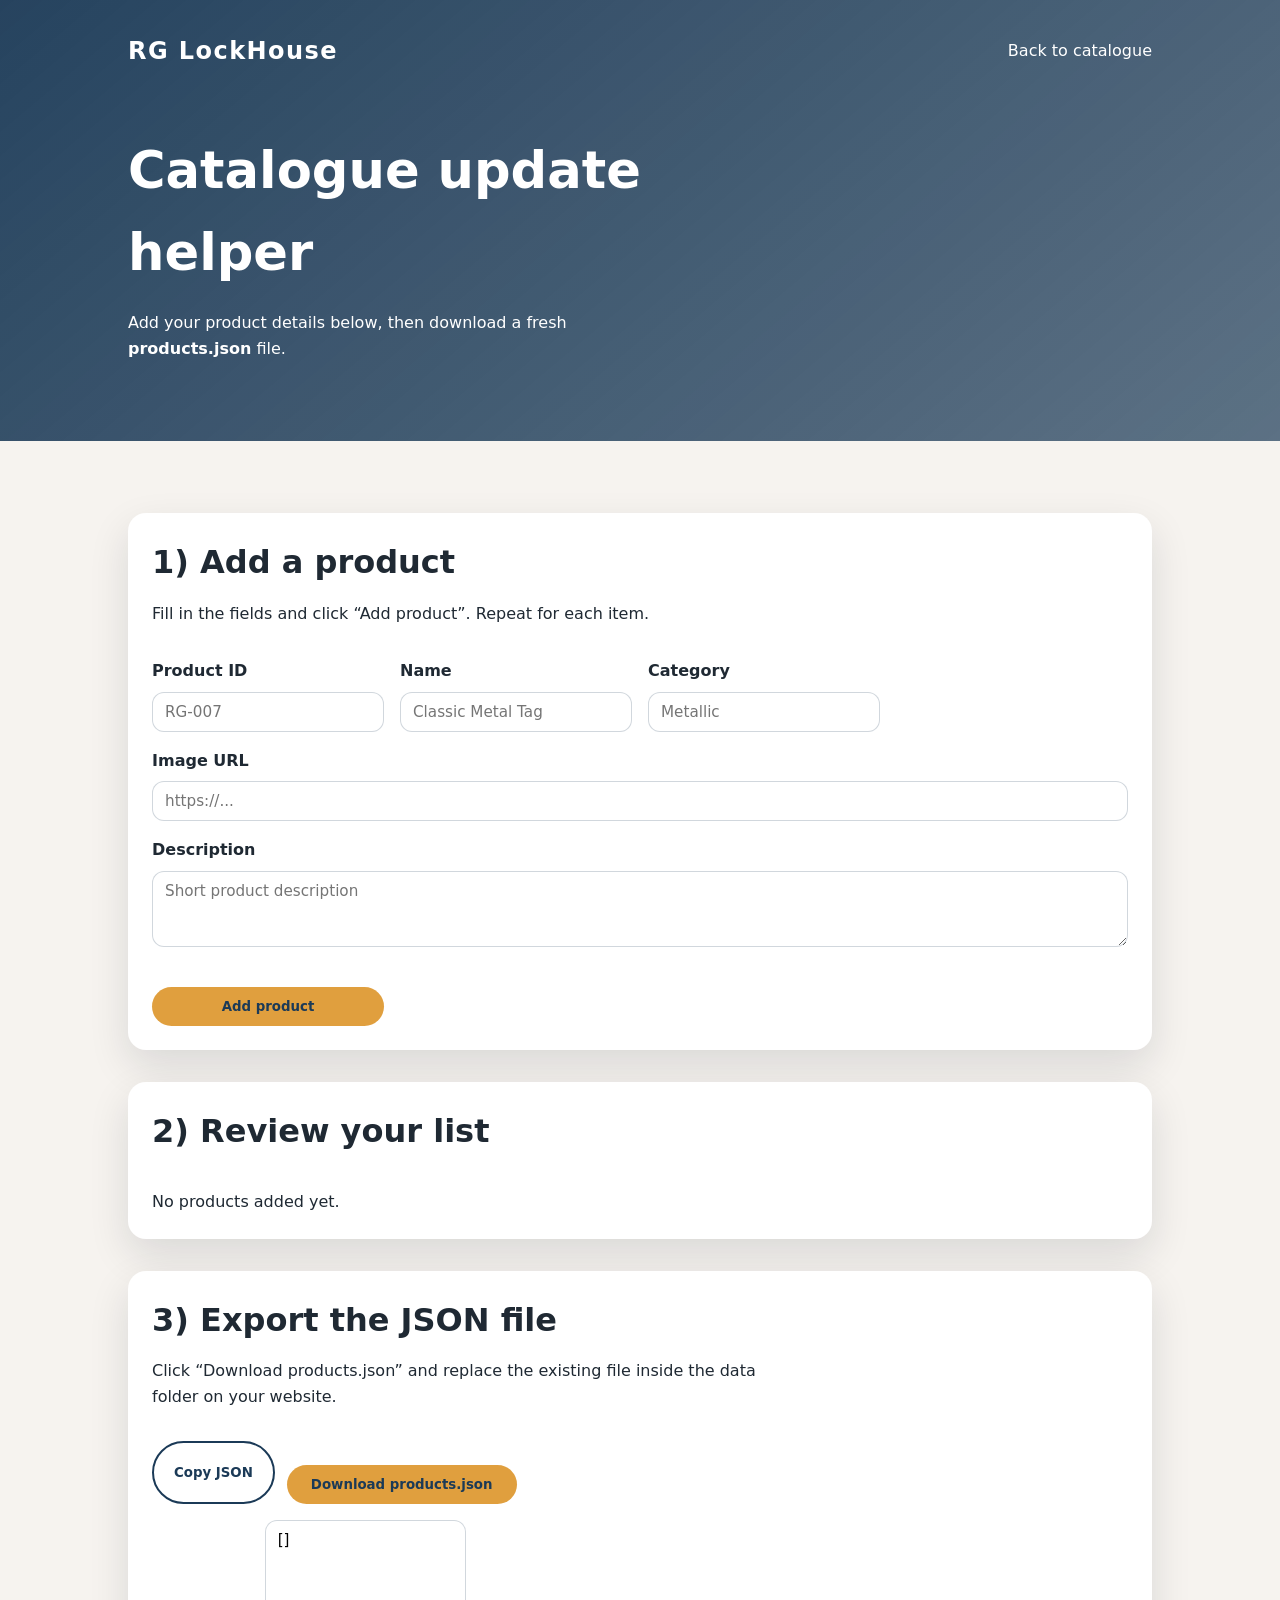
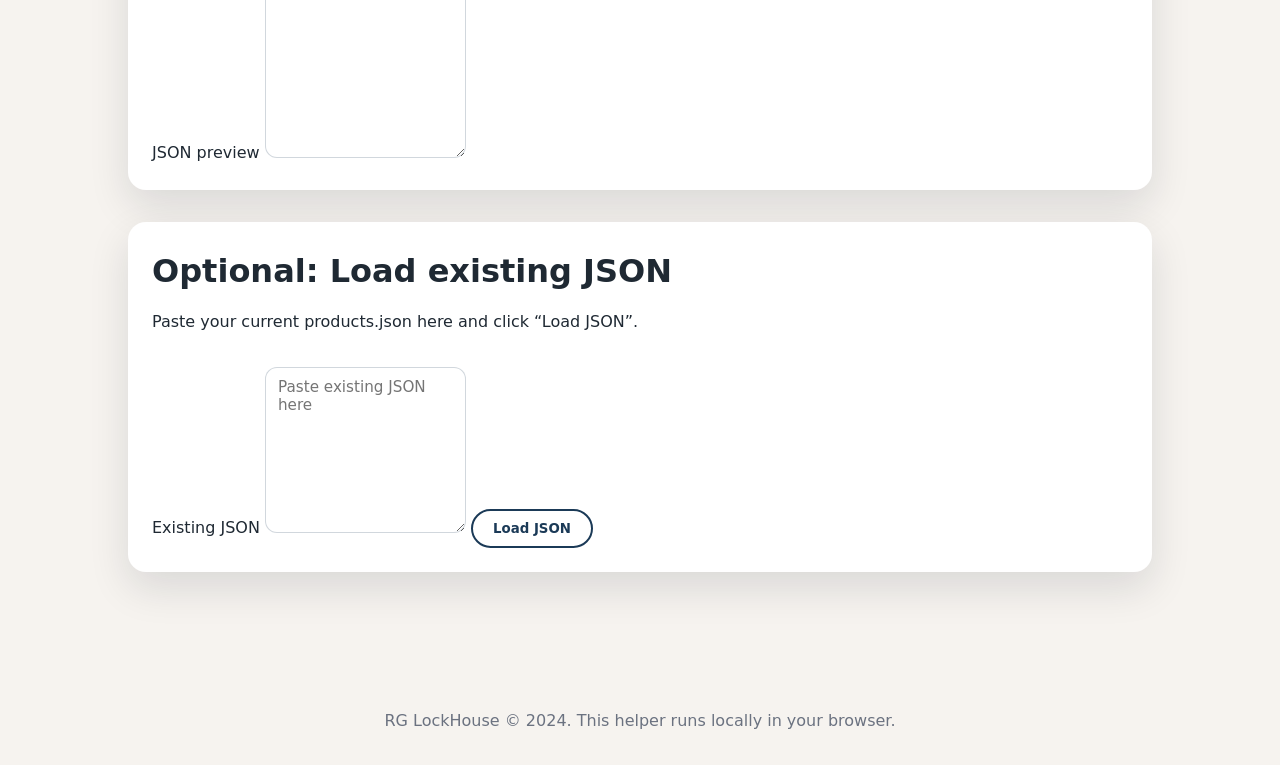
<file: update.html>
<!DOCTYPE html>
<html lang="en">
  <head>
    <meta charset="UTF-8" />
    <meta name="viewport" content="width=device-width, initial-scale=1.0" />
    <title>RG LockHouse | Catalogue Update Helper</title>
    <link rel="stylesheet" href="styles.css" />
  </head>
  <body>
    <header class="hero hero-small">
      <nav class="nav">
        <div class="brand">RG LockHouse</div>
        <div class="nav-links">
          <a href="index.html">Back to catalogue</a>
        </div>
      </nav>
      <div class="hero-content">
        <h1>Catalogue update helper</h1>
        <p>
          Add your product details below, then download a fresh
          <strong>products.json</strong> file.
        </p>
      </div>
    </header>

    <main class="section">
      <section class="admin-panel">
        <div class="section-header">
          <h2>1) Add a product</h2>
          <p>Fill in the fields and click “Add product”. Repeat for each item.</p>
        </div>
        <form id="product-form" class="form-grid">
          <label>
            Product ID
            <input type="text" name="id" placeholder="RG-007" required />
          </label>
          <label>
            Name
            <input type="text" name="name" placeholder="Classic Metal Tag" required />
          </label>
          <label>
            Category
            <input type="text" name="category" placeholder="Metallic" required />
          </label>
          <label class="full-width">
            Image URL
            <input
              type="url"
              name="image"
              placeholder="https://..."
              required
            />
          </label>
          <label class="full-width">
            Description
            <textarea name="description" rows="3" placeholder="Short product description" required></textarea>
          </label>
          <button class="primary-button" type="submit">Add product</button>
        </form>
      </section>

      <section class="admin-panel">
        <div class="section-header">
          <h2>2) Review your list</h2>
        </div>
        <div id="product-list" class="product-list"></div>
      </section>

      <section class="admin-panel">
        <div class="section-header">
          <h2>3) Export the JSON file</h2>
          <p>
            Click “Download products.json” and replace the existing file inside the
            <code>data</code> folder on your website.
          </p>
        </div>
        <div class="button-row">
          <button id="copy-json" class="secondary-button" type="button">Copy JSON</button>
          <button id="download-json" class="primary-button" type="button">
            Download products.json
          </button>
        </div>
        <label class="full-width">
          JSON preview
          <textarea id="json-output" rows="12" readonly></textarea>
        </label>
      </section>

      <section class="admin-panel">
        <div class="section-header">
          <h2>Optional: Load existing JSON</h2>
          <p>Paste your current products.json here and click “Load JSON”.</p>
        </div>
        <label class="full-width">
          Existing JSON
          <textarea id="import-json" rows="8" placeholder="Paste existing JSON here"></textarea>
        </label>
        <button id="load-json" class="secondary-button" type="button">Load JSON</button>
      </section>
    </main>

    <footer class="footer">
      <p>RG LockHouse © 2024. This helper runs locally in your browser.</p>
    </footer>

    <script src="update.js"></script>
  </body>
</html>
</file>
<file: styles.css>
:root {
  color-scheme: light;
  --primary: #1b3a57;
  --accent: #e09f3e;
  --bg: #f6f3ef;
  --text: #1f2933;
  --muted: #6b7280;
  --white: #ffffff;
  --shadow: 0 16px 40px rgba(15, 23, 42, 0.12);
}

* {
  box-sizing: border-box;
  margin: 0;
  padding: 0;
  font-family: "Inter", "Segoe UI", system-ui, sans-serif;
}

body {
  background: var(--bg);
  color: var(--text);
  line-height: 1.6;
}

.hero {
  background: linear-gradient(140deg, rgba(27, 58, 87, 0.95), rgba(27, 58, 87, 0.7)),
    url("https://images.unsplash.com/photo-1489515217757-5fd1be406fef?auto=format&fit=crop&w=1200&q=80")
      center/cover;
  color: var(--white);
  padding: 32px 10vw 120px;
}

.hero.hero-small {
  padding-bottom: 80px;
}

.nav {
  display: flex;
  justify-content: space-between;
  align-items: center;
  margin-bottom: 60px;
}

.brand {
  font-size: 1.5rem;
  font-weight: 700;
  letter-spacing: 0.06em;
}

.nav-links a {
  color: var(--white);
  margin-left: 24px;
  text-decoration: none;
  font-weight: 500;
}

.hero-content {
  max-width: 560px;
}

.hero-content h1 {
  font-size: clamp(2rem, 4vw, 3.4rem);
  margin-bottom: 16px;
}

.primary-button {
  display: inline-block;
  margin-top: 24px;
  padding: 12px 24px;
  background: var(--accent);
  color: var(--primary);
  text-decoration: none;
  font-weight: 600;
  border-radius: 999px;
  border: none;
  cursor: pointer;
}

.secondary-button {
  display: inline-block;
  padding: 10px 20px;
  background: transparent;
  color: var(--primary);
  text-decoration: none;
  font-weight: 600;
  border-radius: 999px;
  border: 2px solid var(--primary);
  cursor: pointer;
}

.section {
  padding: 72px 10vw;
}

.section.alt {
  background: var(--white);
}

.section-header {
  max-width: 640px;
  margin-bottom: 32px;
}

.section-header h2 {
  font-size: 2rem;
  margin-bottom: 12px;
}

.product-grid {
  display: grid;
  grid-template-columns: repeat(auto-fit, minmax(240px, 1fr));
  gap: 24px;
}

.product-card {
  background: var(--white);
  border-radius: 20px;
  box-shadow: var(--shadow);
  overflow: hidden;
  display: flex;
  flex-direction: column;
}

.product-card img {
  width: 100%;
  height: 180px;
  object-fit: cover;
}

.product-card-body {
  padding: 20px;
  display: flex;
  flex-direction: column;
  gap: 12px;
}

.product-card-body h3 {
  font-size: 1.2rem;
}

.product-card-body p {
  color: var(--muted);
  font-size: 0.95rem;
}

.product-meta {
  font-size: 0.8rem;
  color: var(--primary);
  font-weight: 600;
  text-transform: uppercase;
  letter-spacing: 0.05em;
}

.steps {
  display: grid;
  grid-template-columns: repeat(auto-fit, minmax(220px, 1fr));
  gap: 24px;
}

.steps article {
  background: var(--bg);
  padding: 20px;
  border-radius: 16px;
}

.contact-card {
  display: grid;
  grid-template-columns: repeat(auto-fit, minmax(220px, 1fr));
  gap: 24px;
  background: var(--white);
  padding: 24px;
  border-radius: 18px;
  box-shadow: var(--shadow);
}

.admin-panel {
  background: var(--white);
  padding: 24px;
  border-radius: 18px;
  box-shadow: var(--shadow);
  margin-bottom: 32px;
}

.form-grid {
  display: grid;
  grid-template-columns: repeat(auto-fit, minmax(220px, 1fr));
  gap: 16px;
}

.form-grid label {
  display: flex;
  flex-direction: column;
  gap: 8px;
  font-weight: 600;
}

.form-grid input,
.form-grid textarea,
#import-json,
#json-output {
  padding: 10px 12px;
  border-radius: 12px;
  border: 1px solid rgba(27, 58, 87, 0.2);
  font-size: 0.95rem;
}

.full-width {
  grid-column: 1 / -1;
}

.button-row {
  display: flex;
  flex-wrap: wrap;
  gap: 12px;
  margin-bottom: 16px;
}

.product-list {
  display: grid;
  gap: 12px;
}

.product-list-item {
  display: flex;
  flex-wrap: wrap;
  gap: 12px;
  justify-content: space-between;
  align-items: center;
  background: var(--bg);
  padding: 16px;
  border-radius: 14px;
}

.product-list-item p {
  color: var(--muted);
  margin-top: 4px;
}

.product-list-item span {
  font-size: 0.8rem;
  color: var(--primary);
  font-weight: 600;
  text-transform: uppercase;
  letter-spacing: 0.04em;
}

.footer {
  padding: 32px 10vw;
  text-align: center;
  color: var(--muted);
}

@media (max-width: 720px) {
  .nav {
    flex-direction: column;
    align-items: flex-start;
    gap: 16px;
  }

  .nav-links a {
    margin-left: 0;
    margin-right: 16px;
  }
}
</file>
